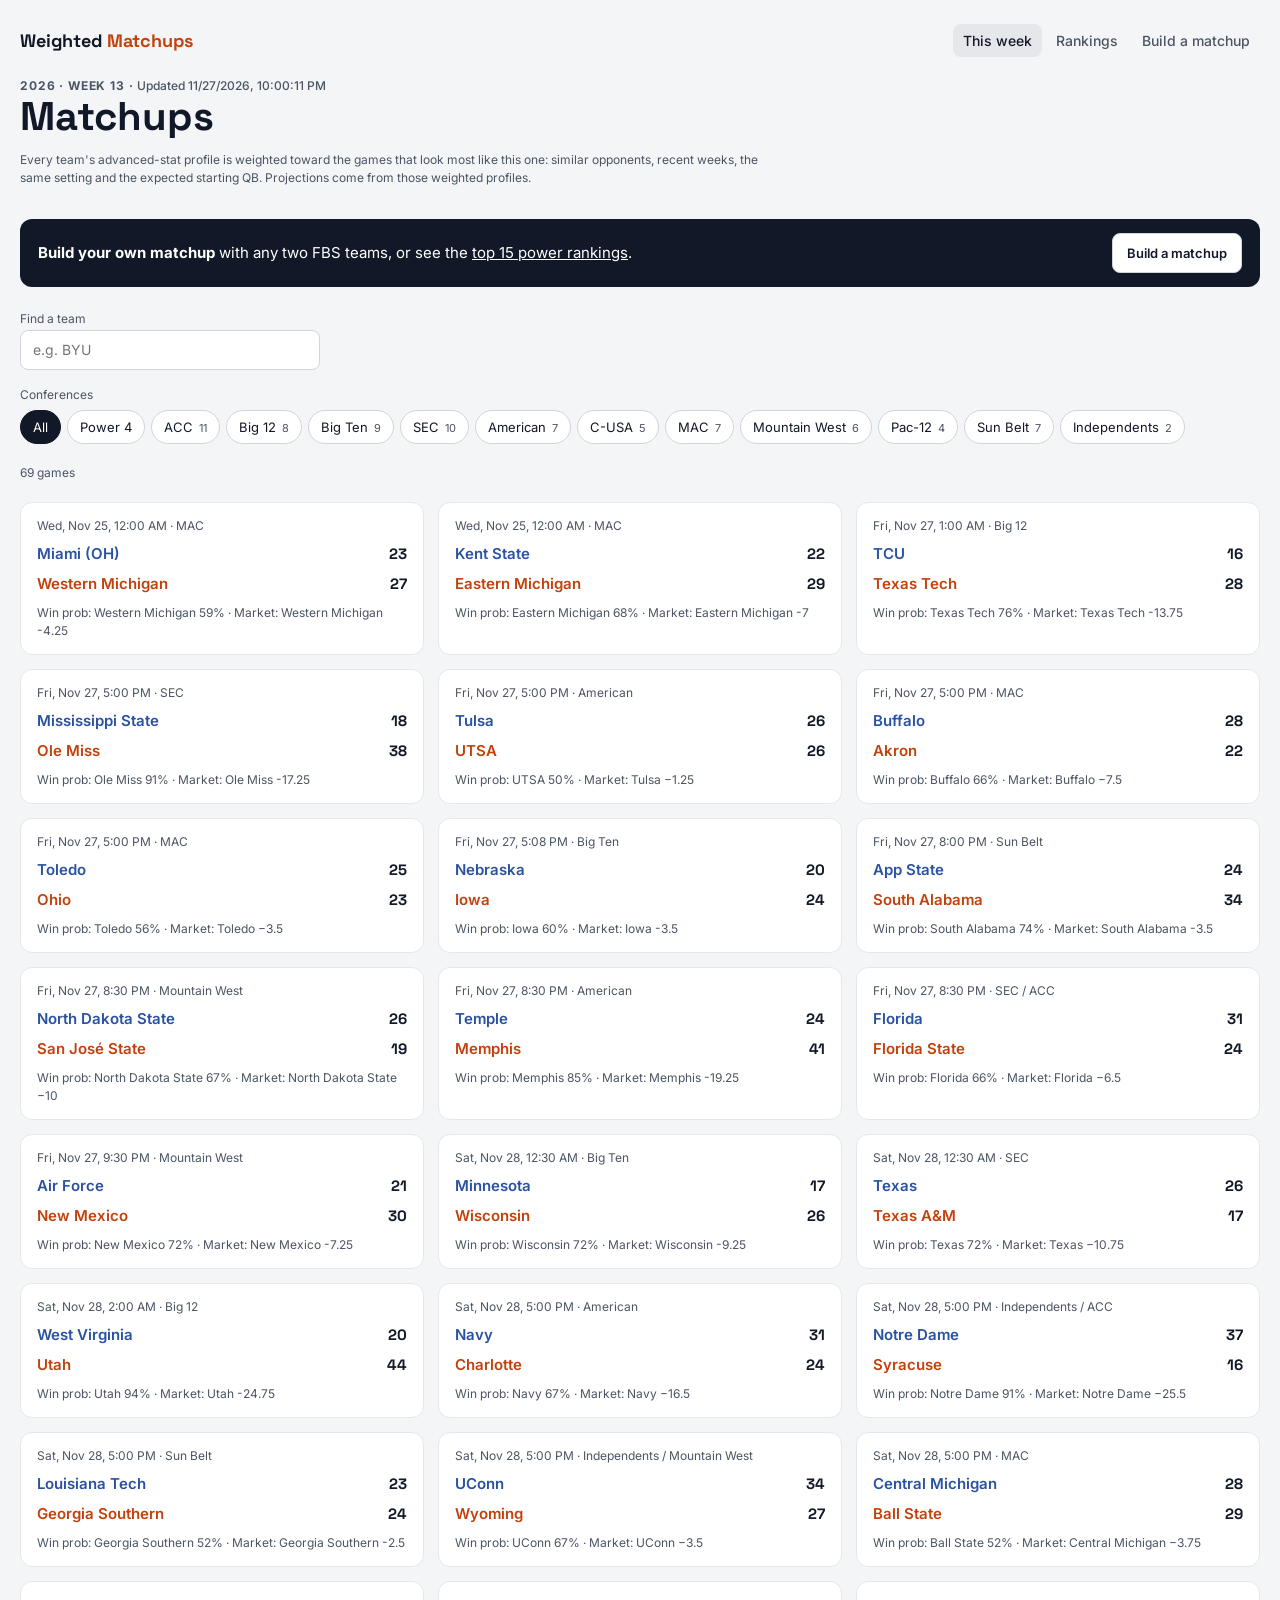
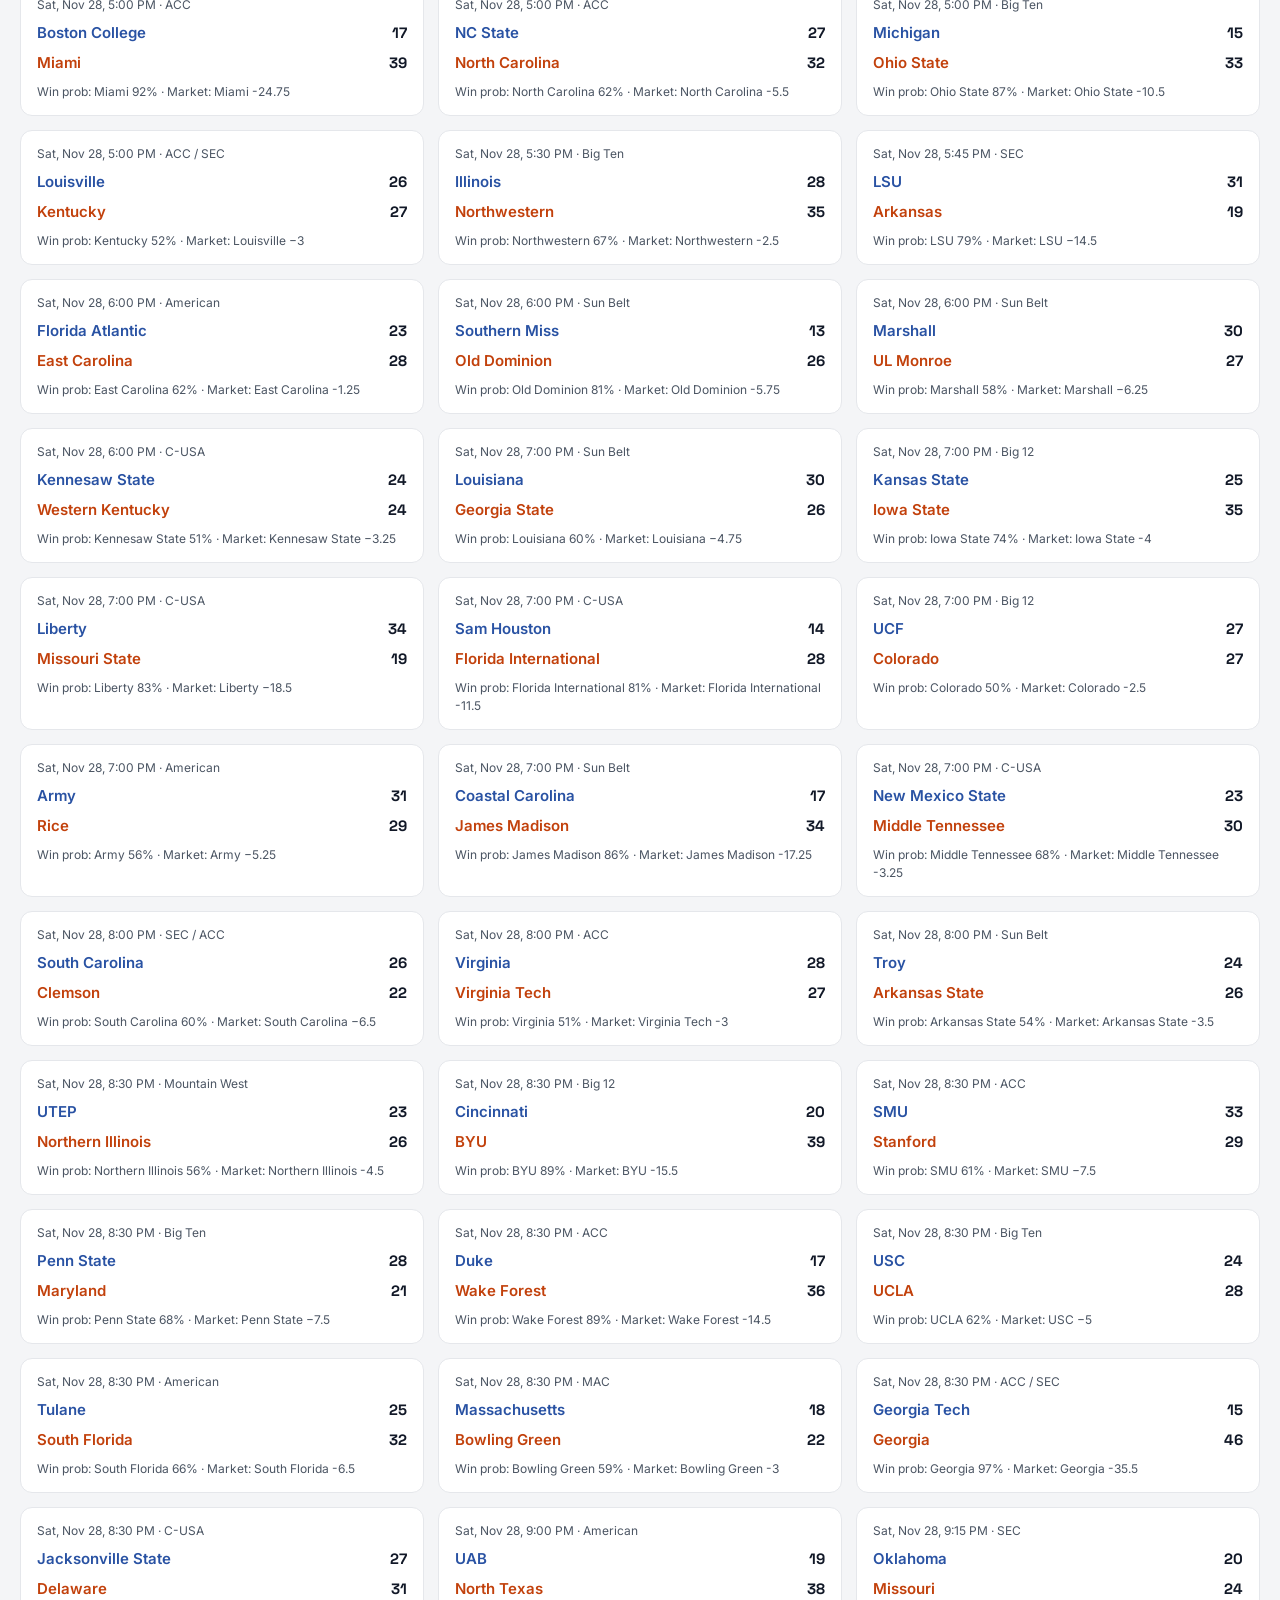
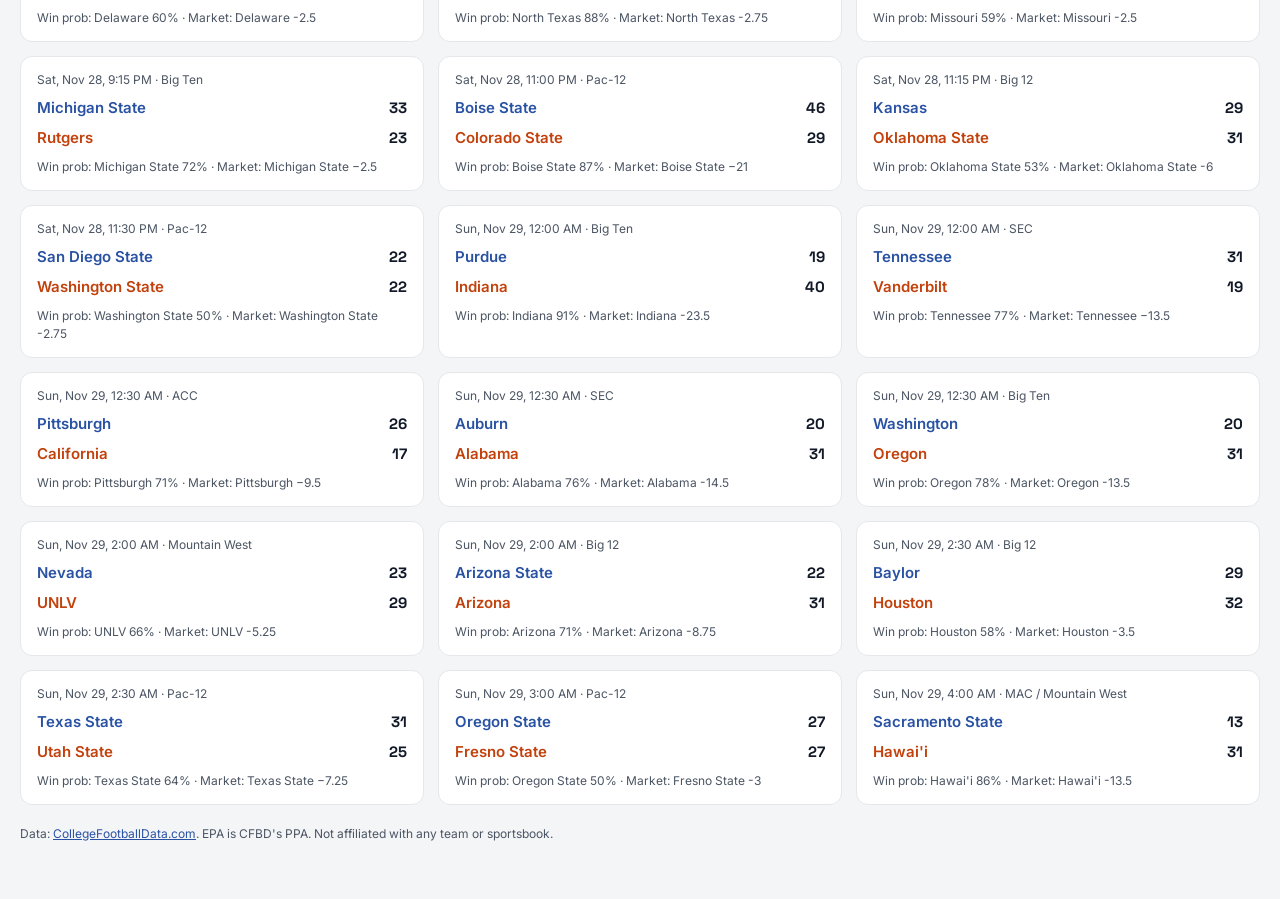
<file: site/index.html>
<!doctype html>
<html lang="en">
<head>
<meta charset="utf-8">
<meta name="viewport" content="width=device-width, initial-scale=1">
<title>Weighted Matchups: this week's college football games</title>
<link rel="preconnect" href="https://fonts.googleapis.com">
<link href="https://fonts.googleapis.com/css2?family=Inter:wght@400;500;600;700&family=Space+Grotesk:wght@500;600;700&display=swap" rel="stylesheet">
<link rel="stylesheet" href="app.css">
</head>
<body>
<main class="wrap">
  <div class="topbar">
    <a class="brand" href="./">Weighted <span>Matchups</span></a>
    <nav class="nav"><a href="./" aria-current="page">This week</a><a href="rankings.html">Rankings</a><a href="build.html">Build a matchup</a></nav>
  </div>
  <div>
    <div class="eyebrow"><span id="weeklbl">This week</span> · <span id="gen" style="text-transform:none;letter-spacing:0;font-weight:500"></span></div>
    <h1 class="title">Matchups</h1>
    <p class="small" style="max-width:760px">Every team's advanced-stat profile is weighted toward the games that look most like this one: similar opponents, recent weeks, the same setting and the expected starting QB. Projections come from those weighted profiles.</p>
  </div>
  <div class="buildcta"><span><b>Build your own matchup</b> with any two FBS teams, or see the <a href="rankings.html" style="color:#fff;text-decoration:underline">top 15 power rankings</a>.</span><a class="btn" href="build.html">Build a matchup</a></div>
  <div class="filters">
    <div class="search"><label class="small" for="q">Find a team</label><input id="q" type="search" placeholder="e.g. BYU"></div>
    <div role="group" aria-labelledby="conflbl" style="display:flex;flex-direction:column;gap:6px">
      <span class="small" id="conflbl">Conferences <span id="confnote"></span></span>
      <div class="confs" id="confs"></div>
    </div>
  </div>
  <div class="small" id="count" role="status"></div>
  <div class="gamelist" id="list"></div>
  <footer>Data: <a href="https://collegefootballdata.com">CollegeFootballData.com</a>. EPA is CFBD's PPA. Not affiliated with any team or sportsbook.</footer>
</main>
<script src="index.js"></script>
</body>
</html>
</file>
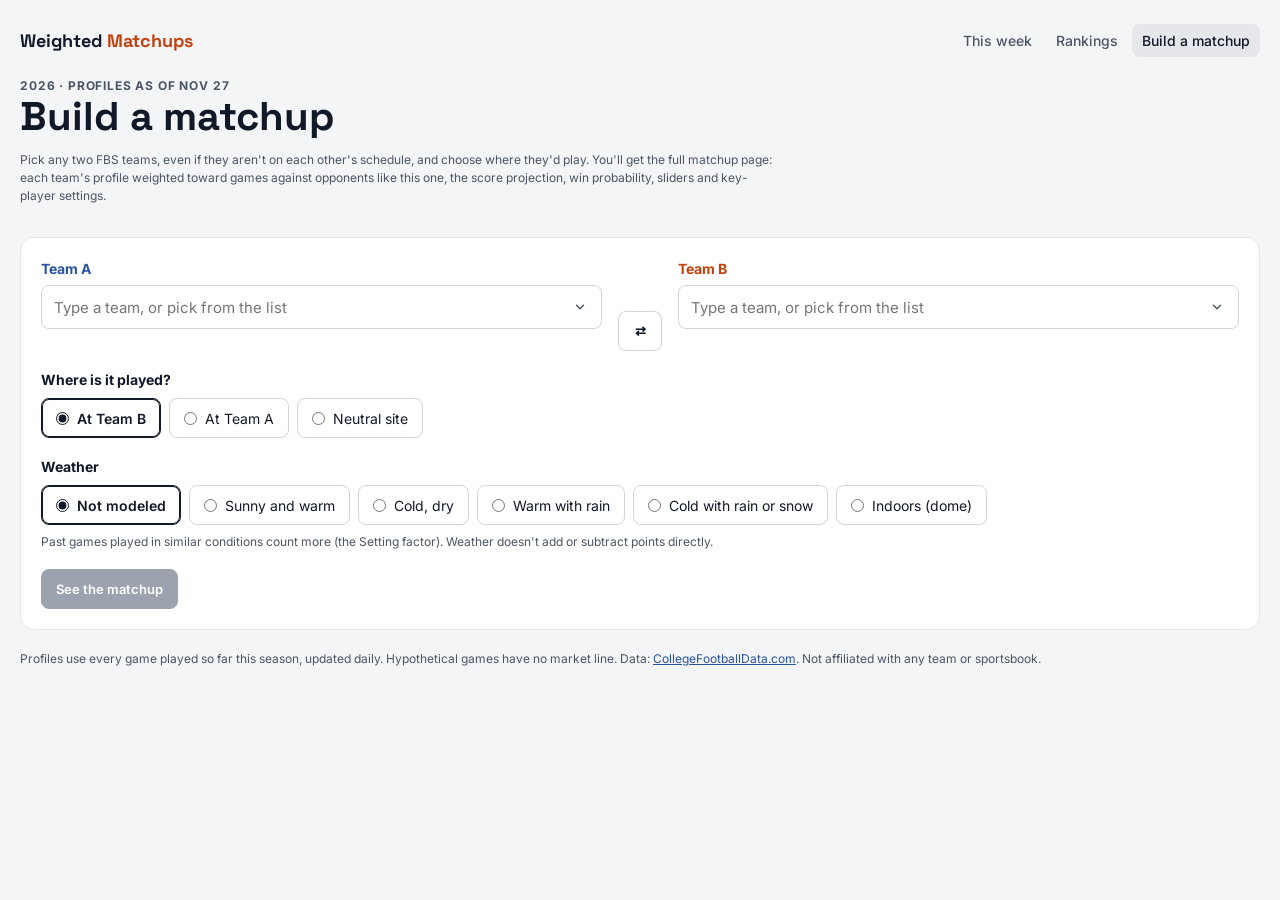
<file: site/build.html>
<!doctype html>
<html lang="en">
<head>
<meta charset="utf-8">
<meta name="viewport" content="width=device-width, initial-scale=1">
<title>Build a matchup · Weighted Matchups</title>
<link rel="preconnect" href="https://fonts.googleapis.com">
<link href="https://fonts.googleapis.com/css2?family=Inter:wght@400;500;600;700&family=Space+Grotesk:wght@500;600;700&display=swap" rel="stylesheet">
<link rel="stylesheet" href="app.css">
</head>
<body>
<main class="wrap">
  <div class="topbar">
    <a class="brand" href="./">Weighted <span>Matchups</span></a>
    <nav class="nav"><a href="./">This week</a><a href="rankings.html">Rankings</a><a href="build.html" aria-current="page">Build a matchup</a></nav>
  </div>
  <div>
    <div class="eyebrow" id="asof">Build a matchup</div>
    <h1 class="title">Build a matchup</h1>
    <p class="small" style="max-width:760px">Pick any two FBS teams, even if they aren't on each other's schedule, and choose where they'd play.
      You'll get the full matchup page: each team's profile weighted toward games against opponents like this one, the score projection, win probability, sliders and key-player settings.</p>
  </div>

  <form class="card" id="form" style="display:flex;flex-direction:column;gap:18px" novalidate>
    <div class="builder">
      <div class="pick"><label for="away" class="away">Team A</label><div id="awayPick" data-input-id="away"></div><div class="tinfo" id="awayInfo"></div></div>
      <button type="button" class="btn swap" id="swap" aria-label="Swap teams" title="Swap teams">⇄</button>
      <div class="pick"><label for="home" class="home">Team B</label><div id="homePick" data-input-id="home"></div><div class="tinfo" id="homeInfo"></div></div>
    </div>
    <fieldset style="border:0;padding:0;margin:0;display:flex;flex-direction:column;gap:8px">
      <legend style="font-weight:700;font-size:14px;padding:0;margin-bottom:8px">Where is it played?</legend>
      <div class="venue" id="venue">
        <label><input type="radio" name="venue" value="home" checked><span id="vHome">At Team B</span></label>
        <label><input type="radio" name="venue" value="away"><span id="vAway">At Team A</span></label>
        <label><input type="radio" name="venue" value="neutral"><span>Neutral site</span></label>
      </div>
    </fieldset>
    <fieldset style="border:0;padding:0;margin:0;display:flex;flex-direction:column;gap:8px">
      <legend style="font-weight:700;font-size:14px;padding:0;margin-bottom:8px">Weather</legend>
      <div class="venue" id="weather"></div>
      <div class="small">Past games played in similar conditions count more (the Setting factor). Weather doesn't add or subtract points directly.</div>
    </fieldset>
    <div class="row" style="align-items:center;gap:12px">
      <button type="submit" class="btn primary" id="go" disabled>See the matchup</button>
      <span class="small" id="msg" role="status"></span>
    </div>
  </form>

  <section id="recentWrap" style="display:none;flex-direction:column;gap:8px">
    <h2 style="font-size:18px">Your recent matchups</h2>
    <div class="recent" id="recent"></div>
    <div class="small">Saved in this browser only.</div>
  </section>

  <footer>Profiles use every game played so far this season, updated daily. Hypothetical games have no market line.
    Data: <a href="https://collegefootballdata.com">CollegeFootballData.com</a>. Not affiliated with any team or sportsbook.</footer>
</main>
<script src="custom.js"></script>
<script src="teampicker.js"></script>
<script>
(async function () {
  const $ = s => document.getElementById(s);
  const esc = s => String(s).replace(/[&<>"']/g, c => ({ '&': '&amp;', '<': '&lt;', '>': '&gt;', '"': '&quot;', "'": '&#39;' }[c]));
  let L;
  try { L = await WM.loadLeague(); } catch (e) {
    $('msg').textContent = 'Team data is not available yet. Try again after the next daily update.'; return;
  }
  $('asof').textContent = `${L.season} · profiles as of ${new Date(L.asof).toLocaleDateString([], { month: 'short', day: 'numeric' })}`;

  // Type-to-search team pickers that also open as a full list grouped by conference
  const P = {
    away: TeamPicker($('awayPick'), L.teams, { placeholder: 'Type a team, or pick from the list', onChange: () => update() }),
    home: TeamPicker($('homePick'), L.teams, { placeholder: 'Type a team, or pick from the list', onChange: () => update() }),
  };
  const info = name => { const t = L.teams.find(x => x.team === name); return t ? `${t.conference || ''}${t.conference ? ' · ' : ''}${t.games} game${t.games === 1 ? '' : 's'} this season` : ''; };

  $('weather').innerHTML = [['', 'Not modeled'], ...Object.entries(WM.WEATHER).map(([k, v]) => [k, v.label])]
    .map(([k, l], i) => `<label><input type="radio" name="wx" value="${k}"${i === 0 ? ' checked' : ''}><span>${esc(l)}</span></label>`).join('');
  const qs = new URLSearchParams(location.search);
  if (WM.WEATHER[qs.get('wx')]) document.querySelector(`input[name=wx][value="${qs.get('wx')}"]`).checked = true;
  const valid = n => L.teams.some(t => t.team === n);
  if (valid(qs.get('away'))) P.away.set(qs.get('away'));
  if (valid(qs.get('home'))) P.home.set(qs.get('home'));
  if (qs.get('neutral') === '1') document.querySelector('input[value="neutral"]').checked = true;

  function update() {
    const a = P.away.value, h = P.home.value;
    $('awayInfo').textContent = info(a); $('homeInfo').textContent = info(h);
    $('vHome').textContent = h ? `At ${h}` : 'At Team B';
    $('vAway').textContent = a ? `At ${a}` : 'At Team A';
    const same = a && h && a === h;
    $('go').disabled = !a || !h || same;
    $('msg').textContent = same ? 'Pick two different teams.' : '';
  }
  $('swap').addEventListener('click', () => {
    const a = P.away.value; P.away.set(P.home.value); P.home.set(a);
    const v = document.querySelector('input[name=venue]:checked').value;
    if (v !== 'neutral') document.querySelector(`input[value="${v === 'home' ? 'away' : 'home'}"]`).checked = true;
    update();
  });
  $('form').addEventListener('submit', e => {
    e.preventDefault();
    const a = P.away.value, b = P.home.value, v = document.querySelector('input[name=venue]:checked').value;
    if (!a || !b || a === b) return;
    // The page's "home" is whoever hosts; on a neutral site Team B is listed second
    const m = v === 'away' ? { home: a, away: b, neutral: false } : { home: b, away: a, neutral: v === 'neutral' };
    m.wx = document.querySelector('input[name=wx]:checked').value || null;
    location.href = WM.url(m);
  });
  update();

  const rec = WM.recent().filter(m => valid(m.home) && valid(m.away));
  if (rec.length) {
    $('recentWrap').style.display = 'flex';
    $('recent').innerHTML = rec.map(m => `<a class="chip link" href="${WM.url(m)}">${esc(m.away)} ${m.neutral ? 'vs' : 'at'} ${esc(m.home)}${WM.WEATHER[m.wx] ? ` · ${esc(WM.WEATHER[m.wx].label.toLowerCase())}` : ''}</a>`).join('');
  }
})();
</script>
</body>
</html>
</file>
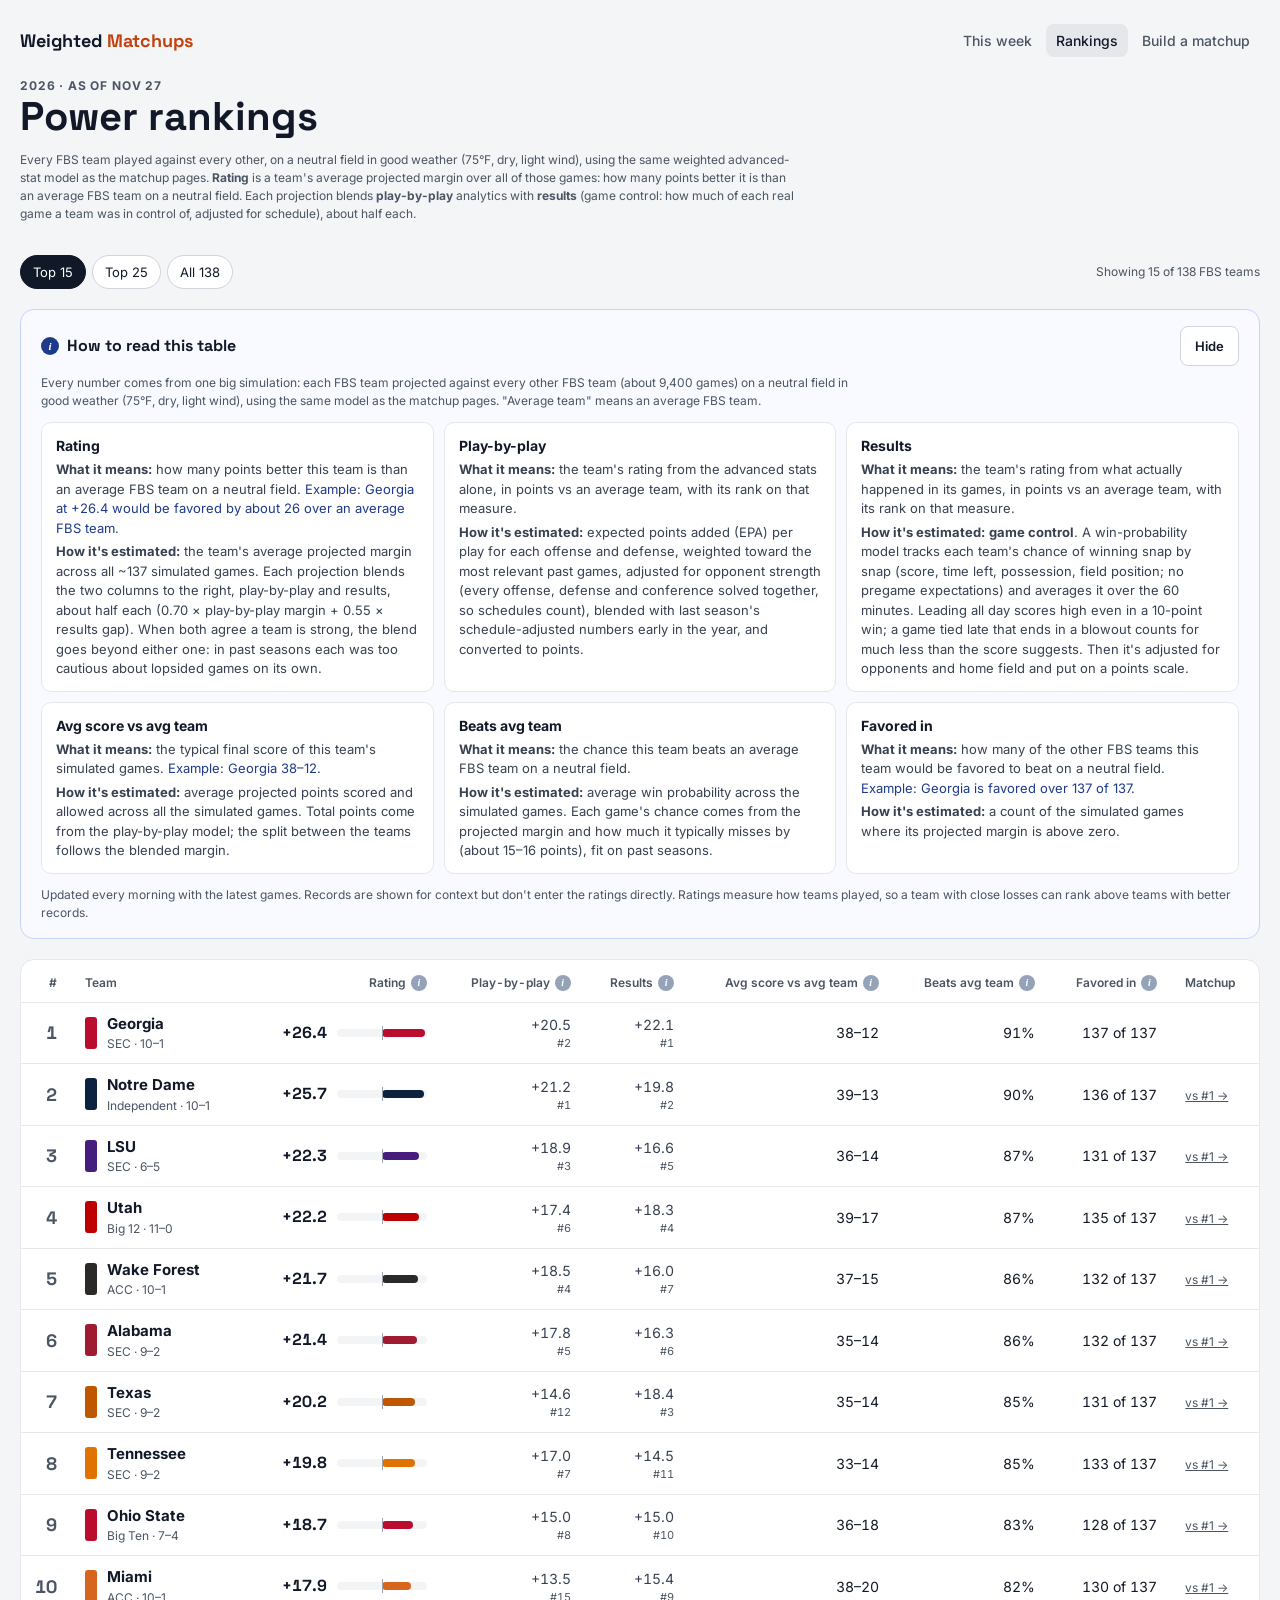
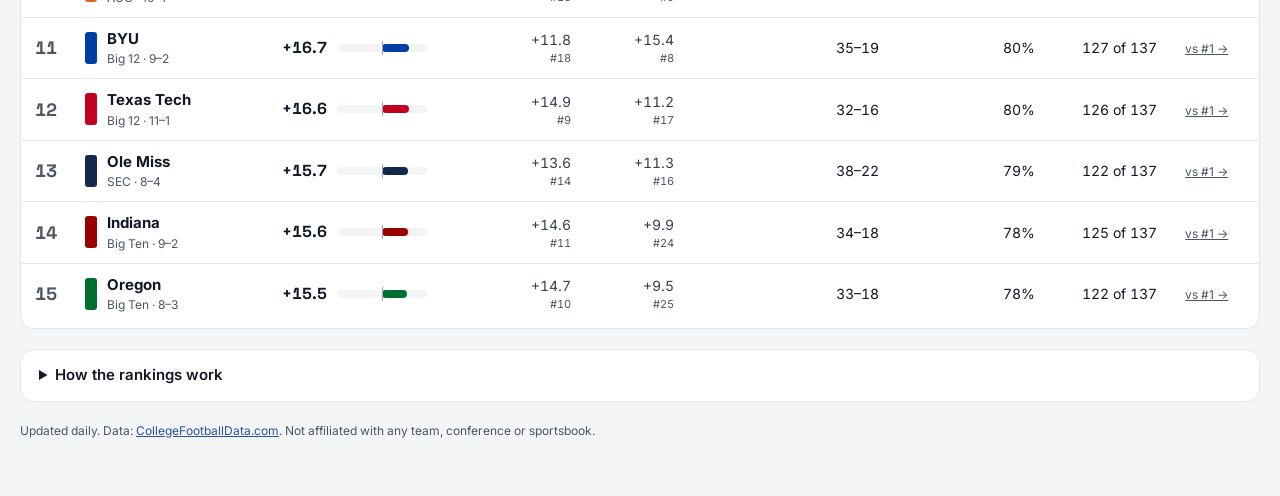
<file: site/rankings.html>
<!doctype html>
<html lang="en">
<head>
<meta charset="utf-8">
<meta name="viewport" content="width=device-width, initial-scale=1">
<title>Power rankings · Weighted Matchups</title>
<link rel="preconnect" href="https://fonts.googleapis.com">
<link href="https://fonts.googleapis.com/css2?family=Inter:wght@400;500;600;700&family=Space+Grotesk:wght@500;600;700&display=swap" rel="stylesheet">
<link rel="stylesheet" href="app.css">
</head>
<body>
<main class="wrap">
  <div class="topbar">
    <a class="brand" href="./">Weighted <span>Matchups</span></a>
    <nav class="nav"><a href="./">This week</a><a href="rankings.html" aria-current="page">Rankings</a><a href="build.html">Build a matchup</a></nav>
  </div>
  <div>
    <div class="eyebrow" id="asof">Power rankings</div>
    <h1 class="title">Power rankings</h1>
    <p class="small" style="max-width:780px">Every FBS team played against every other, on a neutral field in good weather (75°F, dry, light wind), using the same weighted advanced-stat model as the matchup pages.
      <b>Rating</b> is a team's average projected margin over all of those games: how many points better it is than an average FBS team on a neutral field.
      Each projection blends <b>play-by-play</b> analytics with <b>results</b> (game control: how much of each real game a team was in control of, adjusted for schedule), about half each.</p>
  </div>

  <div class="rk-tools">
    <div role="group" aria-label="How many teams" class="confs" id="howmany"></div>
    <span class="small" id="rkcount"></span>
  </div>

  <section class="card rk-help" id="rkhelp" aria-labelledby="rkhelpTitle">
    <div class="rk-help-head">
      <h2 id="rkhelpTitle"><span class="ib" aria-hidden="true">i</span>How to read this table</h2>
      <button type="button" class="btn" id="rkhelpToggle" aria-expanded="true" aria-controls="rkhelpBody">Hide</button>
    </div>
    <div id="rkhelpBody">
      <p class="small" style="margin:0 0 12px;max-width:820px">Every number comes from one big simulation: each FBS team projected against every other FBS team (about 9,400 games) on a neutral field in good weather (75°F, dry, light wind), using the same model as the matchup pages. "Average team" means an average FBS team.</p>
      <dl class="rk-defs">
        <div id="def-rating"><dt>Rating</dt>
          <dd><b>What it means:</b> how many points better this team is than an average FBS team on a neutral field. <span class="ex" data-ex="rating"></span></dd>
          <dd><b>How it's estimated:</b> the team's average projected margin across all ~137 simulated games. Each projection blends the two columns to the right, play-by-play and results, about half each (0.70 × play-by-play margin + <span data-bl="b">0.55</span> × results gap). When both agree a team is strong, the blend goes beyond either one: in past seasons each was too cautious about lopsided games on its own.</dd></div>
        <div id="def-pbp"><dt>Play-by-play</dt>
          <dd><b>What it means:</b> the team's rating from the advanced stats alone, in points vs an average team, with its rank on that measure.</dd>
          <dd><b>How it's estimated:</b> expected points added (EPA) per play for each offense and defense, weighted toward the most relevant past games, adjusted for opponent strength (every offense, defense and conference solved together, so schedules count), blended with last season's schedule-adjusted numbers early in the year, and converted to points.</dd></div>
        <div id="def-results"><dt>Results</dt>
          <dd><b>What it means:</b> the team's rating from what actually happened in its games, in points vs an average team, with its rank on that measure.</dd>
          <dd><b>How it's estimated:</b> <b>game control</b>. A win-probability model tracks each team's chance of winning snap by snap (score, time left, possession, field position; no pregame expectations) and averages it over the 60 minutes. Leading all day scores high even in a 10-point win; a game tied late that ends in a blowout counts for much less than the score suggests. Then it's adjusted for opponents and home field and put on a points scale.</dd></div>
        <div id="def-score"><dt>Avg score vs avg team</dt>
          <dd><b>What it means:</b> the typical final score of this team's simulated games. <span class="ex" data-ex="score"></span></dd>
          <dd><b>How it's estimated:</b> average projected points scored and allowed across all the simulated games. Total points come from the play-by-play model; the split between the teams follows the blended margin.</dd></div>
        <div id="def-beats"><dt>Beats avg team</dt>
          <dd><b>What it means:</b> the chance this team beats an average FBS team on a neutral field.</dd>
          <dd><b>How it's estimated:</b> average win probability across the simulated games. Each game's chance comes from the projected margin and how much it typically misses by (about 15–16 points), fit on past seasons.</dd></div>
        <div id="def-favored"><dt>Favored in</dt>
          <dd><b>What it means:</b> how many of the other FBS teams this team would be favored to beat on a neutral field. <span class="ex" data-ex="favored"></span></dd>
          <dd><b>How it's estimated:</b> a count of the simulated games where its projected margin is above zero.</dd></div>
      </dl>
      <p class="small" style="margin:12px 0 0">Updated every morning with the latest games. Records are shown for context but don't enter the ratings directly. Ratings measure how teams played, so a team with close losses can rank above teams with better records.</p>
    </div>
  </section>

  <div class="card rk-card">
    <table class="rk" id="rk">
      <thead><tr>
        <th scope="col" class="num">#</th>
        <th scope="col">Team</th>
        <th scope="col" class="num">Rating<button type="button" class="ib ibtn" data-def="def-rating" aria-label="What is Rating?">i</button></th>
        <th scope="col" class="num hide-s">Play-by-play<button type="button" class="ib ibtn" data-def="def-pbp" aria-label="What is Play-by-play?">i</button></th>
        <th scope="col" class="num hide-s">Results<button type="button" class="ib ibtn" data-def="def-results" aria-label="What is Results?">i</button></th>
        <th scope="col" class="num hide-s">Avg score vs avg team<button type="button" class="ib ibtn" data-def="def-score" aria-label="What is Avg score vs avg team?">i</button></th>
        <th scope="col" class="num hide-s">Beats avg team<button type="button" class="ib ibtn" data-def="def-beats" aria-label="What is Beats avg team?">i</button></th>
        <th scope="col" class="num hide-m">Favored in<button type="button" class="ib ibtn" data-def="def-favored" aria-label="What is Favored in?">i</button></th>
        <th scope="col" class="hide-s"><span class="sr-only">Matchup</span></th>
      </tr></thead>
      <tbody id="rows"></tbody>
    </table>
  </div>

  <details class="card" style="padding:14px 18px">
    <summary style="cursor:pointer;font-weight:600">How the rankings work</summary>
    <div class="small" style="margin-top:10px;max-width:780px;display:flex;flex-direction:column;gap:8px">
      <p style="margin:0">For each pair of FBS teams the model projects a neutral-site game in good weather, exactly as the Build a matchup page would. Each team's profile is weighted toward its past games against opponents most like the one it would face, recent weeks, similar settings and its current QB, then blended with last season's numbers when the sample is small.</p>
      <p style="margin:0">That's about 9,400 projected games. Rating is the average projected margin; the score shows average points scored and allowed; "Beats avg team" is the average win probability; "Favored in" counts the projected wins.</p>
      <p style="margin:0"><b>Play-by-play and results.</b> Every projected margin blends the play-by-play model with each team's <b>results rating</b>, built on <b>game control</b>: in every real game this season, a win-probability model tracks each team's chance of winning snap by snap (from score, time left, possession and field position, with no pregame expectations), and game control is that chance averaged over the 60 minutes. A team that led all day scores high even if it won by 10; a game that was tied late and ended in a blowout counts for much less than the final score suggests. Game control is then adjusted for schedule and home field, solving for all teams and conferences at once, and put on a points scale. The blend was fit on past seasons so the two have about equal say, and it predicted games better than play-by-play alone. The Play-by-play and Results columns show each view on its own (points vs an average team, with that view's rank) so you can see where they disagree. The blended rating is usually larger than either: when both views agree a team is strong, the evidence adds up, and in past seasons each view on its own was too cautious about lopsided games.</p>
      <p style="margin:0"><b>Strength of schedule.</b> Every game's EPA is adjusted for the opponent, and opponent strength is solved for every offense, defense and conference at once (FBS and FCS games), so a defense that looked great against weak offenses doesn't make its opponents look better than they are. Conference strength pools all of a conference's nonconference games, and last season's starting point is schedule-adjusted the same way. In backtests on 2024–26 games this made the site's predictions more accurate.</p>
      <p style="margin:0">The rankings measure how teams have played per snap, not their records or who they've beaten, so a team with close losses can rank above teams with better records.</p>
    </div>
  </details>

  <footer>Updated daily. Data: <a href="https://collegefootballdata.com">CollegeFootballData.com</a>. Not affiliated with any team, conference or sportsbook.</footer>
</main>
<script src="colors.js"></script>
<script>
(async function () {
  const $ = s => document.getElementById(s);
  const esc = s => String(s).replace(/[&<>"']/g, c => ({ '&': '&amp;', '<': '&lt;', '>': '&gt;', '"': '&quot;', "'": '&#39;' }[c]));
  const SHORT = { 'American Athletic': 'American', 'Mid-American': 'MAC', 'Conference USA': 'C-USA', 'FBS Independents': 'Independent' };
  let R, C;
  try {
    [R, C] = await Promise.all([fetch('data/rankings.json', { cache: 'no-cache' }).then(r => { if (!r.ok) throw 0; return r.json(); }), TeamColors.load()]);
  } catch (e) {
    $('rows').innerHTML = '<tr><td colspan="9" class="small" style="padding:16px">Rankings will appear after the next daily update.</td></tr>'; return;
  }
  $('asof').textContent = `${R.season} · as of ${new Date(R.asof).toLocaleDateString([], { month: 'short', day: 'numeric' })}`;
  const top = R.teams[0];
  const matchURL = t => `game.html?away=${encodeURIComponent(t)}&home=${encodeURIComponent(top.team)}&neutral=1&wx=warm`;
  const sign = v => (v >= 0 ? '+' : '−') + Math.abs(v).toFixed(1);
  const qs = new URLSearchParams(location.search);
  let n = qs.get('show') === 'all' ? R.teams.length : qs.get('show') === '25' ? 25 : 15;
  const maxAbs = Math.max(...R.teams.map(t => Math.abs(t.rating)));
  // rank within each component, to show where the two views disagree
  [['pbp_rating', 'pbp_rank'], ['results_rating', 'res_rank']].forEach(([k, rk]) => {
    if (R.teams[0][k] == null) return;
    [...R.teams].sort((a, b) => b[k] - a[k]).forEach((t, i) => { t[rk] = i + 1; });
  });

  function draw() {
    $('rows').innerHTML = R.teams.slice(0, n).map(t => {
      const col = TeamColors.single(C, t.team);
      const w = Math.abs(t.rating) / maxAbs * 50;
      return `<tr>
        <td class="num rkn">${t.rank}</td>
        <td><div class="rkteam"><span class="sw" style="background:${col}"></span>
          <div><a class="tn" href="build.html?away=${encodeURIComponent(t.team)}&neutral=1&wx=warm" title="Build a matchup with ${esc(t.team)}">${esc(t.team)}</a>
          <div class="small">${esc(SHORT[t.conference] || t.conference || '')}${t.record ? ` · ${t.record[0]}–${t.record[1]}` : ''}</div></div></div></td>
        <td class="num"><div class="rt"><b>${sign(t.rating)}</b><span class="bar"><i style="${t.rating >= 0 ? 'left:50%' : `left:${50 - w}%`};width:${w}%;background:${col}"></i></span></div></td>
        <td class="num hide-s comp">${t.pbp_rating == null ? '–' : sign(t.pbp_rating)}<span class="rk2">${t.pbp_rank ? '#' + t.pbp_rank : ''}</span></td>
        <td class="num hide-s comp">${t.results_rating == null ? '–' : sign(t.results_rating)}<span class="rk2">${t.res_rank ? '#' + t.res_rank : ''}</span></td>
        <td class="num hide-s">${Math.round(t.pts_for)}–${Math.round(t.pts_against)}</td>
        <td class="num hide-s">${Math.round(t.win_pct * 100)}%</td>
        <td class="num hide-m">${t.favored} of ${t.opponents}</td>
        <td class="hide-s">${t.rank === 1 ? '' : `<a class="small" href="${matchURL(t.team)}">vs #1 →</a>`}</td>
      </tr>`;
    }).join('');
    $('rkcount').textContent = `Showing ${Math.min(n, R.teams.length)} of ${R.teams.length} FBS teams`;
    $('howmany').innerHTML = [[15, 'Top 15'], [25, 'Top 25'], [R.teams.length, `All ${R.teams.length}`]].map(([k, l]) =>
      `<button type="button" class="chip conf${n === k ? ' on' : ''}" aria-pressed="${n === k}" data-n="${k}">${l}</button>`).join('');
    $('howmany').querySelectorAll('button').forEach(b => b.addEventListener('click', () => {
      n = +b.dataset.n;
      const u = new URL(location.href);
      if (n === 15) u.searchParams.delete('show'); else u.searchParams.set('show', n === 25 ? '25' : 'all');
      history.replaceState(null, '', u); draw();
    }));
  }
  draw();

  // ---------- "How to read this table" panel
  const help = $('rkhelp'), body = $('rkhelpBody'), tog = $('rkhelpToggle');
  const setOpen = open => { body.hidden = !open; tog.textContent = open ? 'Hide' : 'Show'; tog.setAttribute('aria-expanded', open);
    help.classList.toggle('closed', !open); try { localStorage.setItem('wm.rkhelp', open ? '1' : '0'); } catch (e) {} };
  let saved = null; try { saved = localStorage.getItem('wm.rkhelp'); } catch (e) {}
  setOpen(saved !== '0');
  tog.addEventListener('click', () => setOpen(body.hidden));
  document.querySelectorAll('.ibtn').forEach(b => b.addEventListener('click', () => {
    setOpen(true);
    const d = $(b.dataset.def);
    document.querySelectorAll('.rk-defs > div').forEach(x => x.classList.remove('hl'));
    d.classList.add('hl');
    d.scrollIntoView({ behavior: 'smooth', block: 'center' });
    setTimeout(() => d.classList.remove('hl'), 2600);
  }));
  // live examples from the current #1 team
  const t1 = R.teams[0];
  const ex = {
    rating: `Example: ${esc(t1.team)} at ${sign(t1.rating)} would be favored by about ${Math.round(t1.rating)} over an average FBS team.`,
    score: `Example: ${esc(t1.team)} ${Math.round(t1.pts_for)}–${Math.round(t1.pts_against)}.`,
    favored: `Example: ${esc(t1.team)} is favored over ${t1.favored} of ${t1.opponents}.`,
  };
  document.querySelectorAll('[data-ex]').forEach(e => { e.innerHTML = ex[e.dataset.ex] || ''; });
  if (R.blend) document.querySelectorAll('[data-bl]').forEach(e => { e.textContent = (+R.blend[e.dataset.bl]).toFixed(2); });
})();
</script>
</body>
</html>
</file>
<file: site/app.css>
:root {
  --ink: #111827; --ink-2: #374151; --muted: #4b5563; --line: #e5e7eb; --soft: #f3f4f6;
  --ground: #f4f5f7; --card: #fff; --away: #2952a3; --home: #c2410c; --link: #2952a3; --brand: #c2410c;
  --away-fill: rgba(41, 82, 163, .22); --home-fill: rgba(194, 65, 12, .20);
  --navy: #111827; --radius: 14px;
}
* { box-sizing: border-box; }
body { margin: 0; background: var(--ground); color: var(--ink); font: 15px/1.5 Inter, system-ui, sans-serif; }
a { color: var(--link); } a:hover { color: #1b3a78; }
h1, h2, h3 { font-family: "Space Grotesk", Inter, sans-serif; margin: 0; }
.wrap { max-width: 1280px; margin: 0 auto; padding: 24px 20px 56px; display: flex; flex-direction: column; gap: 20px; }
.topbar { display: flex; justify-content: space-between; align-items: center; gap: 12px; flex-wrap: wrap; }
.brand { font-family: "Space Grotesk", Inter, sans-serif; font-weight: 700; font-size: 18px; text-decoration: none; color: var(--ink); }
.brand span { color: var(--brand); }
.card { background: var(--card); border: 1px solid var(--line); border-radius: var(--radius); padding: 20px; }
.row { display: flex; flex-wrap: wrap; gap: 20px; }
.grow { flex: 999 1 560px; min-width: 0; }
.side { flex: 1 1 320px; min-width: 0; display: flex; flex-direction: column; gap: 20px; }
.eyebrow { font-size: 12px; font-weight: 700; letter-spacing: .07em; text-transform: uppercase; color: var(--muted); }
.title { font-size: 40px; line-height: 1.1; }
.away { color: var(--away); } .home { color: var(--home); }
.chips { display: flex; flex-wrap: wrap; gap: 8px; }
.chip { font-size: 12px; font-weight: 600; background: #fff; border: 1px solid #d1d5db; border-radius: 999px; padding: 4px 10px; }
.chip.info { background: #eef2ff; border-color: #c7d2fe; color: #1e3a8a; }
.seg { display: inline-flex; background: #e5e7eb; border-radius: 10px; padding: 4px; gap: 4px; flex-wrap: wrap; }
.seg button { font: 600 13px Inter, sans-serif; border: 0; border-radius: 8px; padding: 0 14px; min-height: 40px; background: transparent; color: var(--ink-2); cursor: pointer; }
.seg button[aria-pressed="true"] { background: #fff; color: var(--ink); box-shadow: 0 1px 2px rgba(0,0,0,.12); }
.btn { font: 600 13px Inter, sans-serif; min-height: 40px; padding: 0 14px; border-radius: 8px; border: 1px solid #d1d5db; background: #fff; color: var(--ink); cursor: pointer; }
.btn.dark { background: transparent; border-color: #475569; color: #fff; }
.small { font-size: 12px; color: var(--muted); }

/* Projection band */
.proj { background: var(--navy); color: #fff; border-radius: var(--radius); padding: 22px 24px; display: flex; flex-wrap: wrap; gap: 28px; align-items: center; }
.proj .col { flex: 1 1 300px; min-width: 0; display: flex; flex-direction: column; gap: 8px; }
.proj .lbl { font-size: 12px; font-weight: 700; letter-spacing: .08em; text-transform: uppercase; color: #cbd5e1; }
.score { display: flex; align-items: baseline; gap: 18px; flex-wrap: wrap; }
.score .n { font-family: "Space Grotesk", Inter, sans-serif; font-size: 56px; font-weight: 700; line-height: 1; }
.score .t { font-size: 13px; font-weight: 600; }
.score .t.away { color: #9db8ee; } .score .t.home { color: #fdba8c; }
.wpbar { display: flex; height: 14px; border-radius: 999px; overflow: hidden; background: #334155; }
.wpbar .a { background: #5b88dc; } .wpbar .h { flex: 1; background: #e0703d; }
.kv { display: flex; justify-content: space-between; gap: 12px; border-bottom: 1px solid #334155; padding: 6px 0; font-size: 13px; }
.kv span:first-child { color: #cbd5e1; } .kv span:last-child { font-weight: 700; text-align: right; }
.proj .foot { flex: 1 1 100%; border-top: 1px solid #334155; padding-top: 12px; display: flex; flex-direction: column; gap: 12px; }
.method { background: #1f2937; border: 1px solid #334155; border-radius: 12px; padding: 18px 20px; display: flex; flex-direction: column; gap: 14px; font-size: 14px; color: #e2e8f0; }
.method h3 { font-size: 18px; color: #fff; }
.method .grid { display: grid; grid-template-columns: repeat(auto-fit, minmax(250px, 1fr)); gap: 16px; }
.method b { color: #fff; display: block; margin-bottom: 2px; }
.method table { border-collapse: collapse; font-size: 13px; width: 100%; max-width: 640px; }
.method th, .method td { text-align: right; padding: 4px 8px; border-bottom: 1px solid #334155; }
.method th:first-child, .method td:first-child { text-align: left; }

/* Radars */
.radars { display: flex; flex-wrap: wrap; gap: 20px; }
.radar { flex: 1 1 440px; min-width: 0; display: flex; flex-direction: column; gap: 10px; }
.radar svg { width: 100%; height: auto; }
.legend { display: flex; flex-wrap: wrap; gap: 14px; font-size: 12px; color: var(--ink-2); }
.legend i { display: inline-block; width: 18px; height: 10px; border-radius: 2px; margin-right: 6px; vertical-align: middle; }
.legend i.dash { height: 0; border-top: 2px dashed #6b7280; }

/* Controls */
.slider { display: flex; flex-direction: column; gap: 4px; }
.slider .top { display: flex; justify-content: space-between; align-items: baseline; gap: 8px; }
.slider label { font-size: 14px; font-weight: 600; }
.pill { font-size: 12px; font-weight: 600; color: #1e3a8a; background: #eef2ff; border-radius: 6px; padding: 2px 8px; }
input[type=range] { accent-color: #374151; width: 100%; height: 28px; margin: 0; }
select { font: 14px Inter, sans-serif; min-height: 40px; border: 1px solid #d1d5db; border-radius: 8px; padding: 0 10px; background: #fff; width: 100%; }
.conf .big { font-family: "Space Grotesk", Inter, sans-serif; font-size: 34px; font-weight: 700; }
.bar { height: 10px; background: var(--line); border-radius: 999px; overflow: hidden; }
.bar > div { height: 10px; background: var(--away); border-radius: 999px; }

/* Tables */
.scroll { overflow-x: auto; }
table.games { border-collapse: collapse; width: 100%; min-width: 820px; font-size: 14px; }
table.games th { text-align: left; font-size: 11px; font-weight: 700; letter-spacing: .05em; text-transform: uppercase; color: var(--muted); padding: 8px 6px; border-bottom: 1px solid var(--line); }
table.games td { padding: 9px 6px; border-bottom: 1px solid var(--soft); vertical-align: middle; }
.wbar { display: flex; align-items: center; gap: 8px; min-width: 180px; }
.wbar .track { flex: 1; height: 12px; background: var(--soft); border-radius: 4px; overflow: hidden; }
.wbar .fill { height: 12px; border-radius: 4px; }
.wbar .pct { width: 40px; text-align: right; font-weight: 600; font-variant-numeric: tabular-nums; }
.tag { display: inline-block; font-size: 11px; font-weight: 600; background: var(--soft); color: var(--ink-2); border-radius: 999px; padding: 3px 8px; margin: 2px 4px 2px 0; }
.tag.good { background: #dbeafe; color: #1e3a8a; } .tag.warn { background: #ffedd5; color: #9a3412; }
.res-w { color: #166534; font-weight: 600; } .res-l { color: #9a3412; font-weight: 600; }

.shifts { display: grid; grid-template-columns: repeat(auto-fill, minmax(200px, 1fr)); gap: 12px; }
.shift { border: 1px solid var(--line); border-radius: 10px; padding: 12px; display: flex; flex-direction: column; gap: 6px; }
.shift .m { font-size: 13px; font-weight: 600; color: var(--ink-2); }
.shift .v { display: flex; align-items: baseline; gap: 10px; flex-wrap: wrap; }
.shift .f { font-family: "Space Grotesk", Inter, sans-serif; font-size: 22px; font-weight: 700; }
.delta { font-size: 12px; font-weight: 700; border-radius: 6px; padding: 2px 6px; }
.delta.up { color: #1e3a8a; background: #dbeafe; } .delta.down { color: #9a3412; background: #ffedd5; }

.form { display: flex; flex-wrap: wrap; gap: 6px; }
.form span { font-size: 12px; font-weight: 600; border-radius: 6px; padding: 3px 8px; color: #fff; }
.form .W { background: #15803d; } .form .L { background: #b91c1c; } .form .T { background: #6b7280; }

/* Index */
.gamelist { display: grid; grid-template-columns: repeat(auto-fill, minmax(300px, 1fr)); gap: 14px; }
.gcard { display: flex; flex-direction: column; gap: 8px; text-decoration: none; color: var(--ink); background: #fff; border: 1px solid var(--line); border-radius: 12px; padding: 14px 16px; }
.gcard:hover { border-color: #9ca3af; color: var(--ink); }
.gcard .teams { display: flex; justify-content: space-between; font-weight: 600; }
.gcard .pts { font-family: "Space Grotesk", Inter, sans-serif; font-weight: 700; }
.search { max-width: 360px; }
input[type=search] { font: 14px Inter, sans-serif; min-height: 40px; border: 1px solid #d1d5db; border-radius: 8px; padding: 0 12px; width: 100%; }
.note { background: #fff7e6; border: 1px solid #f3d38a; color: #6b4a00; border-radius: 10px; padding: 10px 14px; font-size: 13px; }
footer { font-size: 12px; color: var(--muted); }

/* Radar legend */
.rlegend { display: grid; grid-template-columns: auto 1fr; gap: 8px 16px; align-items: center; font-size: 13px; color: var(--ink-2); background: var(--soft); border-radius: 10px; padding: 12px 14px; }
.rlegend .k { font-weight: 700; color: var(--ink); }
.rlegend .k small { display: block; font-weight: 500; color: var(--muted); font-size: 12px; }
.rlegend .items { display: flex; flex-wrap: wrap; gap: 16px; }
.rlegend .items span { display: inline-flex; align-items: center; gap: 6px; }
.rlegend .off { opacity: .35; }
.kp { display: flex; flex-direction: column; gap: 8px; }
.kp .row2 { display: grid; grid-template-columns: 1fr 150px; gap: 8px; align-items: center; font-size: 13px; }
.kp .row2 select { min-height: 36px; font-size: 13px; }
.unitcard h3 { font-size: 18px; }

/* Compare bar */
.viewbar { display: flex; flex-direction: column; gap: 10px; }
.viewbar-row { display: flex; flex-wrap: wrap; align-items: center; gap: 12px; }
.viewbar-lbl { font-size: 13px; font-weight: 700; letter-spacing: .06em; text-transform: uppercase; color: var(--ink-2); }
.infobtn { display: inline-flex; align-items: center; gap: 6px; font: 600 13px Inter, sans-serif; min-height: 40px; padding: 0 12px; border-radius: 8px; border: 1px solid #c7d2fe; background: #eef2ff; color: #1e3a8a; cursor: pointer; }
.infobtn[aria-expanded="true"] { background: #1e3a8a; color: #fff; border-color: #1e3a8a; }
.callout { background: #fff; border: 1px solid #c7d2fe; border-left-width: 1px; border-radius: 12px; padding: 14px 18px; font-size: 14px; color: var(--ink-2); max-width: 900px; box-shadow: 0 4px 14px rgba(30,58,138,.08); }
.callout ul { margin: 8px 0; padding-left: 20px; } .callout li { margin: 4px 0; }

/* Projection blocks */
.projblocks { flex: 999 1 560px; min-width: 0; display: grid; grid-template-columns: repeat(auto-fit, minmax(300px, 1fr)); gap: 16px; }
.pblock { display: flex; flex-direction: column; gap: 8px; padding: 14px 16px; border-radius: 12px; background: #1f2937; border: 1px solid #334155; }
.pblock.dashed { border-style: dashed; border-color: #64748b; background: transparent; }
.pblock .lbl b { color: #fff; }
.pblock .score .n { font-size: 48px; }

.kprow { display: flex; flex-direction: column; gap: 4px; border-top: 1px solid var(--line); padding-top: 8px; }
.kpstats { font-size: 12px; color: var(--muted); line-height: 1.45; }
.kpeffect { font-size: 12px; font-weight: 600; color: #1e3a8a; }

/* Radar hover */
.radar svg .hit { fill: transparent; cursor: pointer; outline: none; }
.radar svg .hit:hover, .radar svg .hit.on, .radar svg .hit:focus-visible { fill: rgba(17, 24, 39, .07); }
.radar svg .hit:focus-visible { stroke: #1e3a8a; stroke-width: 1.5; }
.rtip { position: absolute; z-index: 50; max-width: 300px; background: #111827; color: #f9fafb; border-radius: 10px; padding: 10px 12px; font-size: 13px; line-height: 1.4; box-shadow: 0 8px 24px rgba(0,0,0,.25); pointer-events: none; }
.rtip .ttitle { font-family: "Space Grotesk", Inter, sans-serif; font-weight: 700; font-size: 15px; margin-bottom: 6px; }
.rtip .tline { display: flex; flex-direction: column; gap: 1px; margin-bottom: 6px; }
.rtip .tteam { font-weight: 700; filter: brightness(1.6); }
.rtip .raw { color: #cbd5e1; }
.rtip .tnote { font-size: 11px; color: #cbd5e1; border-top: 1px solid #374151; padding-top: 6px; }

/* Venue switcher and build-a-matchup */
#venueLinks { align-items: center; }
.chip.link { color: var(--ink); text-decoration: none; }
.chip.link:hover { border-color: #6b7280; }
.chip.on { background: #111827; border-color: #111827; color: #fff; }
.builder { display: grid; grid-template-columns: 1fr auto 1fr; gap: 16px; align-items: end; }
.builder .pick { display: flex; flex-direction: column; gap: 6px; }
.builder .pick label { font-weight: 700; font-size: 14px; }
.builder .swap { min-width: 44px; }
.venue { display: flex; flex-wrap: wrap; gap: 8px; }
.venue label { display: flex; align-items: center; gap: 8px; min-height: 40px; padding: 0 14px; border: 1px solid #d1d5db; border-radius: 8px; background: #fff; cursor: pointer; font-size: 14px; }
.venue input { accent-color: #111827; margin: 0; }
.venue label:has(input:checked) { border-color: #111827; box-shadow: inset 0 0 0 1px #111827; font-weight: 600; }
.btn.primary { background: #111827; border-color: #111827; color: #fff; }
.btn.primary:disabled { background: #9ca3af; border-color: #9ca3af; cursor: not-allowed; }
.tinfo { font-size: 12px; color: var(--muted); min-height: 16px; }
.recent { display: flex; flex-wrap: wrap; gap: 8px; }
.buildcta { display: flex; justify-content: space-between; align-items: center; gap: 12px; flex-wrap: wrap; background: #111827; color: #fff; border-radius: 12px; padding: 14px 18px; }
.buildcta a.btn { text-decoration: none; display: inline-flex; align-items: center; }
@media (max-width: 640px) { .builder { grid-template-columns: 1fr; } .builder .swap { justify-self: start; } }
.method[hidden], .callout[hidden] { display: none; }
#weatherLinks { align-items: center; }
#weatherLinks:empty { display: none; }
#chips:empty { display: none; }

/* Team picker combobox */
.combo { position: relative; }
.combo input { font: 15px Inter, sans-serif; width: 100%; box-sizing: border-box; min-height: 44px; border: 1px solid #d1d5db; border-radius: 8px; padding: 0 44px 0 12px; background: #fff; color: var(--ink); }
.combo input:focus { outline: 2px solid #111827; outline-offset: 1px; }
.combo.picked input { font-weight: 600; }
.combo-toggle { position: absolute; right: 4px; top: 4px; width: 36px; height: 36px; border: 0; border-radius: 6px; background: transparent; color: var(--muted); cursor: pointer; display: flex; align-items: center; justify-content: center; }
.combo-toggle:hover { background: var(--soft); color: var(--ink); }
.combo-list { position: absolute; z-index: 20; left: 0; right: 0; top: calc(100% + 4px); max-height: 320px; overflow-y: auto; margin: 0; padding: 4px; list-style: none; background: #fff; border: 1px solid #d1d5db; border-radius: 10px; box-shadow: 0 10px 28px rgba(17, 24, 39, .14); }
.combo-list[hidden] { display: none; }
.combo-list [role=option] { display: flex; justify-content: space-between; align-items: baseline; gap: 8px; padding: 8px 10px; border-radius: 6px; cursor: pointer; font-size: 14px; }
.combo-list [role=option] small { color: var(--muted); font-size: 12px; }
.combo-list [role=option].active { background: #eef2ff; }
.combo-list [role=option].sel { font-weight: 700; }
.combo-group { font-size: 11px; font-weight: 700; letter-spacing: .06em; text-transform: uppercase; color: var(--muted); padding: 10px 10px 4px; }
.combo-empty { padding: 10px; color: var(--muted); font-size: 14px; }

/* Home page filters */
.filters { display: flex; flex-wrap: wrap; gap: 16px 28px; align-items: flex-end; }
.filters .search { flex: 0 1 300px; }
.confs { display: flex; flex-wrap: wrap; gap: 6px; }
button.chip.conf { font: 13px Inter, sans-serif; min-height: 34px; padding: 0 12px; cursor: pointer; background: #fff; color: var(--ink); border: 1px solid #d1d5db; border-radius: 999px; }
button.chip.conf:hover { border-color: #6b7280; }
button.chip.conf.on { background: #111827; border-color: #111827; color: #fff; }
button.chip.conf .n { color: var(--muted); font-size: 11px; margin-left: 2px; }
button.chip.conf.on .n { color: #d1d5db; }

/* Top navigation */
.nav { display: flex; gap: 4px; flex-wrap: wrap; }
.nav a { font-size: 14px; font-weight: 500; color: var(--muted); text-decoration: none; padding: 6px 10px; border-radius: 8px; }
.nav a:hover { color: var(--ink); background: #e5e7eb; }
.nav a[aria-current="page"] { color: var(--ink); background: #e5e7eb; }

/* Power rankings */
.rk-tools { display: flex; justify-content: space-between; align-items: center; gap: 12px; flex-wrap: wrap; }
.rk-card { padding: 4px 0; overflow-x: auto; }
table.rk { width: 100%; border-collapse: collapse; font-size: 14px; }
table.rk th { text-align: left; font-size: 12px; font-weight: 600; color: var(--muted); padding: 10px 14px; border-bottom: 1px solid var(--line); white-space: nowrap; }
table.rk td { padding: 10px 14px; border-bottom: 1px solid var(--line); vertical-align: middle; }
table.rk tr:last-child td { border-bottom: 0; }
table.rk .num { text-align: right; font-variant-numeric: tabular-nums; white-space: nowrap; }
table.rk .rkn { font-family: "Space Grotesk", Inter, sans-serif; font-weight: 700; font-size: 18px; color: var(--muted); width: 32px; }
.rkteam { display: flex; align-items: center; gap: 10px; }
.rkteam .sw { width: 12px; height: 32px; border-radius: 3px; flex: none; }
.rkteam .tn { font-weight: 700; color: var(--ink); text-decoration: none; font-size: 15px; }
.rkteam .tn:hover { text-decoration: underline; }
.rt { display: flex; align-items: center; justify-content: flex-end; gap: 10px; }
.rt b { font-family: "Space Grotesk", Inter, sans-serif; font-size: 16px; min-width: 48px; }
.rt .bar { position: relative; width: 90px; height: 8px; background: var(--soft); border-radius: 4px; overflow: visible; }
.rt .bar i { position: absolute; top: 0; bottom: 0; border-radius: 4px; }
.rt .bar::after { content: ""; position: absolute; left: 50%; top: -3px; bottom: -3px; width: 1px; background: #9ca3af; }
@media (max-width: 860px) { .hide-m { display: none; } }
@media (max-width: 620px) { .hide-s { display: none; } table.rk td, table.rk th { padding: 9px 8px; } .rt .bar { width: 56px; } }
.blendnote { font-size: 12px; color: #cbd5e1; border-top: 1px solid rgba(255,255,255,.15); padding-top: 8px; }
.blendnote b { color: #e2e8f0; }
table.rk td.comp { color: var(--ink-2); }
table.rk .rk2 { display: block; font-size: 11px; color: var(--muted); }

/* Rankings: "How to read this table" */
.rk-help { padding: 16px 20px; border-color: #c7d2fe; background: #f8faff; }
.rk-help.closed { padding: 10px 20px; }
.rk-help-head { display: flex; justify-content: space-between; align-items: center; gap: 12px; }
.rk-help-head h2 { font-size: 16px; margin: 0; display: flex; align-items: center; gap: 8px; }
.rk-help:not(.closed) .rk-help-head { margin-bottom: 8px; }
.ib { display: inline-flex; align-items: center; justify-content: center; width: 18px; height: 18px; border-radius: 50%; background: #1e3a8a; color: #fff; font: 700 11px/1 Georgia, serif; font-style: italic; flex: none; }
.ibtn { border: 0; cursor: pointer; margin-left: 5px; vertical-align: 1px; width: 16px; height: 16px; font-size: 10px; background: #94a3b8; }
.ibtn:hover, .ibtn:focus-visible { background: #1e3a8a; }
.rk-defs { display: grid; grid-template-columns: repeat(auto-fit, minmax(300px, 1fr)); gap: 10px; margin: 0; }
.rk-defs > div { background: #fff; border: 1px solid var(--line); border-radius: 10px; padding: 12px 14px; transition: box-shadow .3s, border-color .3s; }
.rk-defs > div.hl { border-color: #1e3a8a; box-shadow: 0 0 0 3px rgba(30, 58, 138, .18); }
.rk-defs dt { font-weight: 700; font-size: 14px; margin-bottom: 4px; }
.rk-defs dd { margin: 4px 0 0; font-size: 13px; color: var(--ink-2); line-height: 1.5; }
.rk-defs .ex { color: #1e3a8a; }
</file>
